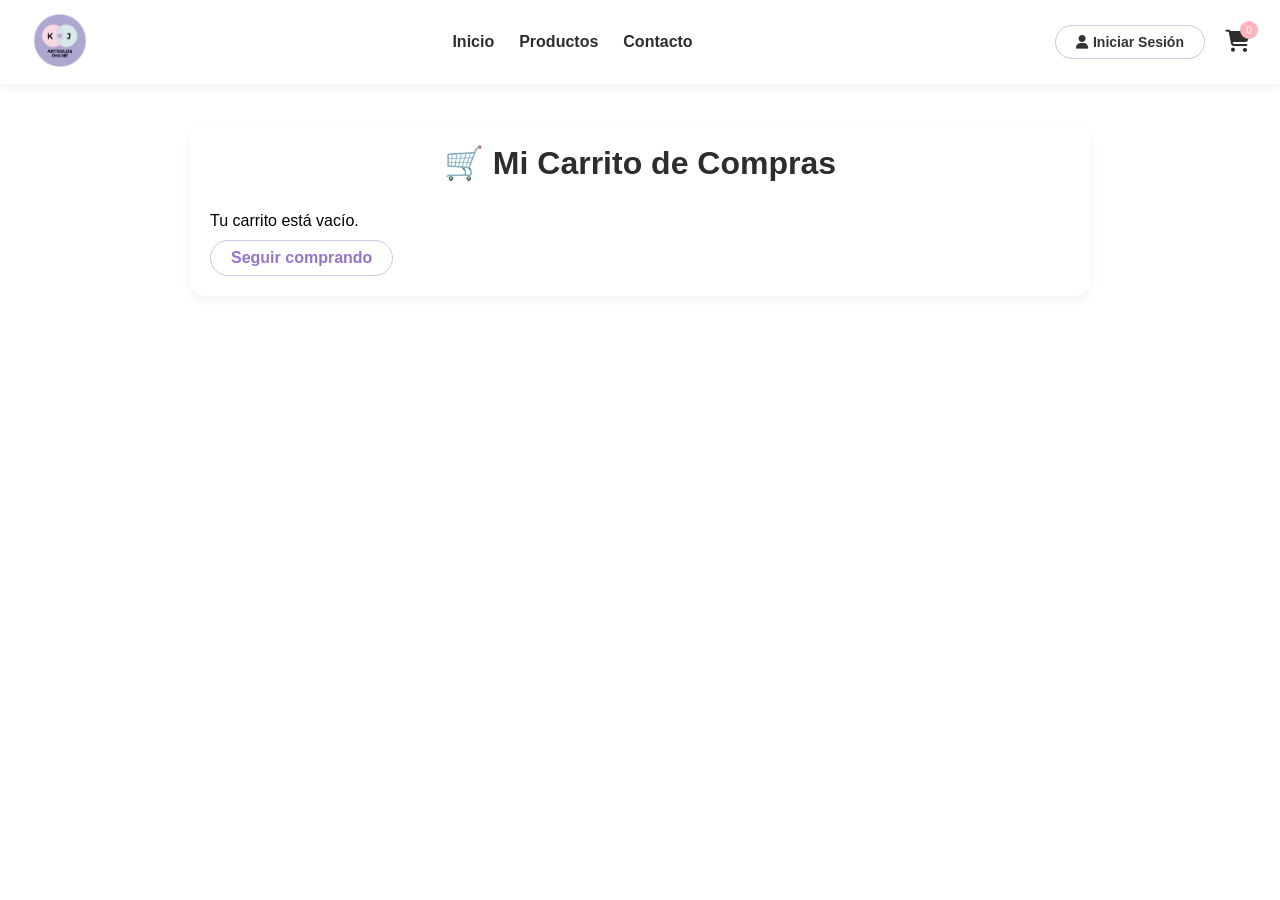
<file: carrito.html>
<!DOCTYPE html>
<html lang="es">
<head>
    <meta charset="UTF-8">
    <meta name="viewport" content="width=device-width, initial-scale=1.0">
    <title>Mi Carrito - K&J Artículos</title>
    <link rel="stylesheet" href="https://cdnjs.cloudflare.com/ajax/libs/font-awesome/6.4.0/css/all.min.css">
    <!-- Estilos del header de la página principal -->
    <link rel="stylesheet" href="style.css">
    <!-- Estilos específicos del carrito -->
    <link rel="stylesheet" href="carrito.css">
</head>
<body>

    <!-- Header idéntico al index.html para mantener la coherencia -->
    <header>
        <div class="header-container">
            <a href="index.html" class="logo">
                <img src="img/Logo.png" alt="Logo K&J">
            </a>
            <nav class="menu-nav">
                <ul>
                    <li><a href="index.html">Inicio</a></li>
                    <li><a href="index.html#catalogo">Productos</a></li>
                    <li><a href="index.html#contacto">Contacto</a></li>
                </ul>
            </nav>
            <div class="header-actions">
                <a href="login.html" class="btn-login"><i class="fas fa-user"></i> Iniciar Sesión</a>
                <a href="carrito.html" class="cart-icon">
                    <i class="fas fa-shopping-cart"></i>
                    <span class="cart-count" id="cart-count">0</span>
                </a>
            </div>
        </div>
    </header>

    <!-- Contenido principal del carrito -->
    <div class="carrito-container">
        <h1>🛒 Mi Carrito de Compras</h1>
        
        <div id="carrito-vacio" style="display: none;">
            <p>Tu carrito está vacío.</p>
            <a href="index.html" class="btn-seguir-comprando">Seguir comprando</a>
        </div>

        <div id="carrito-contenido">
            <!-- Aquí el JS insertará los productos -->
            <div id="lista-productos-carrito"></div>

            <div class="carrito-resumen">
                <h3>Resumen del pedido</h3>
                <p>Total: <span id="total-carrito">$0.00</span></p>
                <button id="btn-finalizar-compra" class="btn-pagar">Finalizar compra por WhatsApp</button>
                <a href="index.html" class="btn-seguir-comprando">Seguir comprando</a>
            </div>
        </div>
    </div>

    <script src="carrito.js"></script>
</body>
</html>
</file>
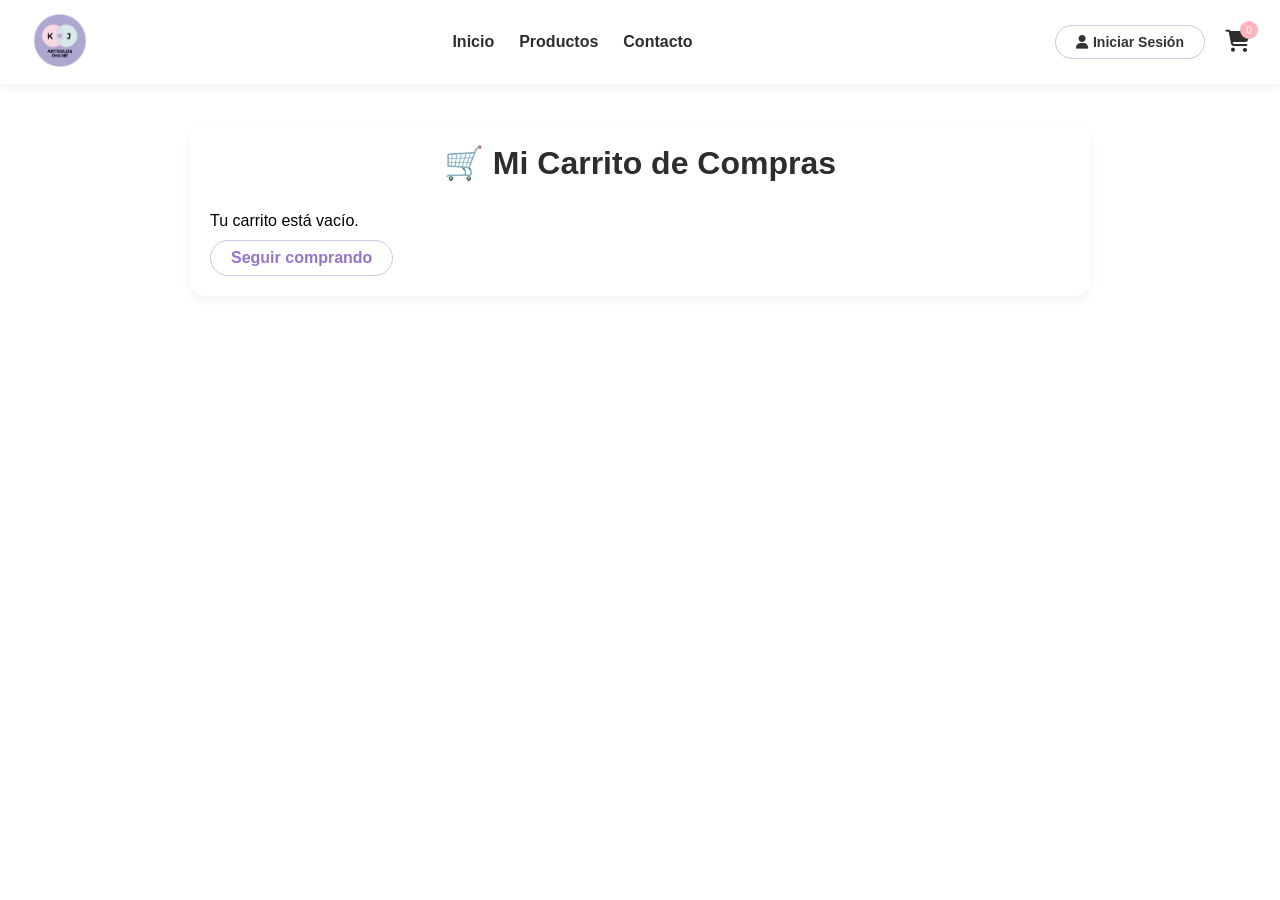
<file: html/carrito.html>
<!DOCTYPE html>
<html lang="es">
<head>
    <meta charset="UTF-8">
    <meta name="viewport" content="width=device-width, initial-scale=1.0">
    <title>Mi Carrito - K&J Artículos</title>
    <link rel="stylesheet" href="https://cdnjs.cloudflare.com/ajax/libs/font-awesome/6.4.0/css/all.min.css">
    <!-- Estilos del header de la página principal -->
    <link rel="stylesheet" href="../css/style.css">
    <!-- Estilos específicos del carrito -->
    <link rel="stylesheet" href="../css/carrito.css">
</head>
<body>

    <!-- Header idéntico al index.html para mantener la coherencia -->
    <header>
        <div class="header-container">
            <a href="../index.html" class="logo">
                <img src="../img/Logo.png" alt="Logo K&J">
            </a>
            <nav class="menu-nav">
                <ul>
                    <li><a href="../index.html">Inicio</a></li>
                    <li><a href="../html/index.html#catalogo">Productos</a></li>
                    <li><a href="../html/index.html#contacto">Contacto</a></li>
                </ul>
            </nav>
            <div class="header-actions">
                <a href="../html/login.html" class="btn-login"><i class="fas fa-user"></i> Iniciar Sesión</a>
                <a href="../html/carrito.html" class="cart-icon">
                    <i class="fas fa-shopping-cart"></i>
                    <span class="cart-count" id="cart-count">0</span>
                </a>
            </div>
        </div>
    </header>

    <!-- Contenido principal del carrito -->
    <div class="carrito-container">
        <h1>🛒 Mi Carrito de Compras</h1>
        
        <div id="carrito-vacio" style="display: none;">
            <p>Tu carrito está vacío.</p>
            <a href="../index.html" class="btn-seguir-comprando">Seguir comprando</a>
        </div>

        <div id="carrito-contenido">
            <!-- Aquí el JS insertará los productos -->
            <div id="lista-productos-carrito"></div>

            <div class="carrito-resumen">
                <h3>Resumen del pedido</h3>
                <p>Total: <span id="total-carrito">$0.00</span></p>
                <button id="btn-finalizar-compra" class="btn-pagar">Finalizar compra por WhatsApp</button>
                <a href="../index.html" class="btn-seguir-comprando">Seguir comprando</a>
            </div>
        </div>
    </div>

    <script src="../js/carrito.js"></script>
</body>
</html>
</file>
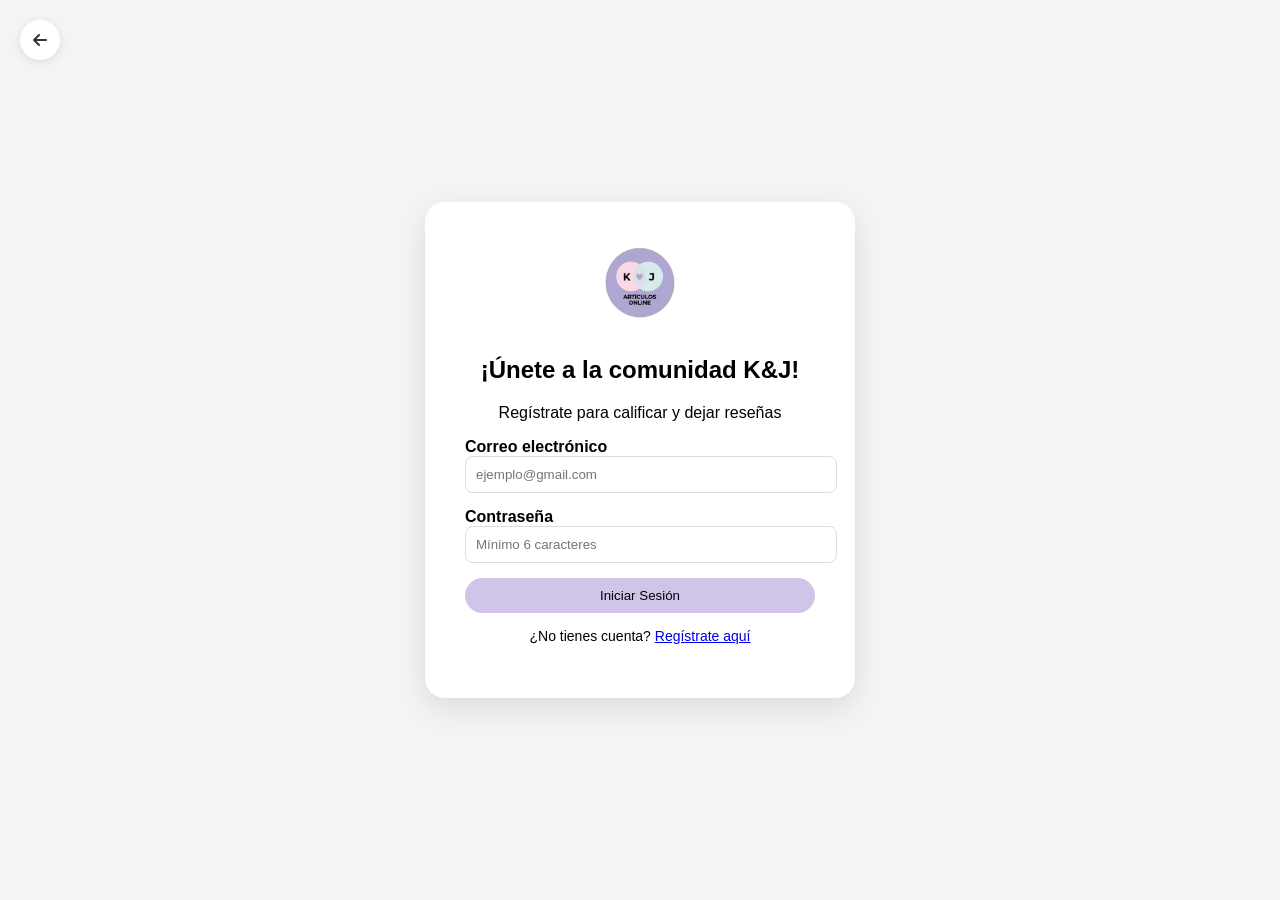
<file: html/login.html>
<!DOCTYPE html>
<html lang="es">
<head>
    <meta charset="UTF-8">
    <meta name="viewport" content="width=device-width, initial-scale=1.0">
    <title>Iniciar Sesión / Registro - K&J Artículos</title>
    <!-- Necesitamos FontAwesome para el icono de la flecha -->
    <link rel="stylesheet" href="https://cdnjs.cloudflare.com/ajax/libs/font-awesome/6.4.0/css/all.min.css">
    <link rel="stylesheet" href="../css/login.css">
</head>
<body>
    <!-- Flecha de retorno -->
    <a href="../index.html" class="back-arrow">
        <i class="fas fa-arrow-left"></i>
    </a>

    <div class="login-container">
        <div class="login-box">
            <img src="../img/Logo.png" alt="Logo K&J" class="logo-login">
            <h2>¡Únete a la comunidad K&J!</h2>
            <p class="subtitulo">Regístrate para calificar y dejar reseñas</p>

            <form id="loginForm">
                <div class="input-group">
                    <label for="email">Correo electrónico</label>
                    <input type="email" id="email" placeholder="ejemplo@gmail.com" required>
                </div>
                <div class="input-group">
                    <label for="password">Contraseña</label>
                    <input type="password" id="password" placeholder="Mínimo 6 caracteres" required>
                </div>
                <button type="submit" id="submitBtn">Iniciar Sesión</button>
            </form>

            <p id="toggle-text" style="margin-top: 15px; font-size: 14px;">
                ¿No tienes cuenta? 
                <a href="#" id="toggleMode">Regístrate aquí</a>
            </p>
            <p id="mensaje" style="font-size: 14px; margin-top: 10px;"></p>
        </div>
    </div>
    <script src="../js/login.js"></script>
</body>
</html>
</file>
<file: style.css>
:root {
    --rosa: #FFB3BA;
    --azul: #BAE1FF;
    --lila: #D1C4E9; /* Un lila pastel más bonito */
    --lila-oscuro: #9575CD;
    --blanco: #ffffff;
    --gris-claro: #f8f9fa;
    --texto-oscuro: #2d2d2d;
}

* { margin: 0; padding: 0; box-sizing: border-box; font-family: 'Poppins', sans-serif; }

/* HEADER */
header {
    background-color: var(--blanco);
    box-shadow: 0 4px 12px rgba(0,0,0,0.05);
    position: sticky;
    top: 0;
    z-index: 1000;
}
.header-container {
    max-width: 1400px;
    margin: 0 auto;
    display: flex;
    justify-content: space-between;
    align-items: center;
    padding: 10px 30px;
}
.logo img { height: 60px; border-radius: 50%; }

.menu-nav ul { display: flex; list-style: none; gap: 25px; }
.menu-nav a { text-decoration: none; color: var(--texto-oscuro); font-weight: 600; font-size: 16px; transition: 0.3s; }
.menu-nav a:hover { color: var(--lila-oscuro); }

/* DROPDOWN ESTILO TAKTI */
.dropdown-categoria { position: relative; }
.dropdown-content {
    display: none;
    position: absolute;
    top: 100%;
    left: -40px;
    background: var(--blanco);
    min-width: 400px;
    box-shadow: 0 10px 25px rgba(0,0,0,0.1);
    border-radius: 12px;
    padding: 20px;
    z-index: 999;
}
.dropdown-categoria:hover .dropdown-content { display: block; animation: fadeIn 0.3s ease; }
.submenu-grid {
    display: grid;
    grid-template-columns: repeat(3, 1fr);
    gap: 15px;
}
.submenu-grid a {
    display: flex;
    flex-direction: column;
    align-items: center;
    text-align: center;
    font-size: 13px;
    font-weight: 500;
}
.img-circle img {
    width: 55px;
    height: 55px;
    border-radius: 50%;
    object-fit: cover;
    border: 2px solid var(--rosa);
    transition: 0.3s;
}
.submenu-grid a:hover .img-circle img { border-color: var(--azul); transform: scale(1.05); }

/* HEADER ACTIONS */
.header-actions { display: flex; align-items: center; gap: 20px; }
.btn-login {
    background: transparent;
    border: 1px solid var(--lila);
    padding: 8px 18px;
    border-radius: 20px;
    color: var(--texto-oscuro);
    cursor: pointer;
}
.cart-icon { position: relative; font-size: 22px; color: var(--texto-oscuro); }
.cart-count {
    position: absolute;
    top: -8px;
    right: -8px;
    background: var(--rosa);
    color: white;
    border-radius: 50%;
    font-size: 10px;
    width: 18px;
    height: 18px;
    display: flex;
    justify-content: center;
    align-items: center;
}

/* BANNER */
.hero-section .carrusel {
    height: 400px;
    background: var(--lila);
    position: relative;
}
.hero-section .slide { display: none; height: 100%; }
.hero-section .slide.active { display: block; }
.hero-section img { width: 100%; height: 100%; object-fit: cover; }

/* BÚSQUEDA */
.search-bar-container {
    max-width: 600px;
    margin: 30px auto;
    position: relative;
}
.search-bar-container input {
    width: 100%;
    padding: 15px 20px;
    border-radius: 30px;
    border: 1px solid #ddd;
    outline: none;
    font-size: 16px;
}
.search-bar-container button {
    position: absolute;
    right: 5px;
    top: 5px;
    background: var(--lila-oscuro);
    color: white;
    border: none;
    padding: 10px 20px;
    border-radius: 30px;
    cursor: pointer;
}

/* CATÁLOGO PRODUCTOS */
.product-section { padding: 40px 20px; max-width: 1400px; margin: 0 auto; }
.product-section h2 { text-align: center; margin-bottom: 30px; font-weight: 700; }
.productos-grid {
    display: grid;
    grid-template-columns: repeat(auto-fill, minmax(220px, 1fr));
    gap: 20px;
}
.product-card {
    background: var(--blanco);
    border-radius: 15px;
    padding: 15px;
    box-shadow: 0 4px 8px rgba(0,0,0,0.05);
    text-align: center;
    transition: transform 0.2s;
    border: 1px solid #eee;
}
.product-card:hover { transform: translateY(-5px); }
.product-card img { width: 100%; height: 200px; object-fit: contain; margin-bottom: 10px; }
.product-card h4 { font-size: 15px; margin: 5px 0; font-weight: 600; }
.product-card p { color: var(--lila-oscuro); font-weight: bold; font-size: 18px; }
.btn-add-cart {
    background: var(--lila);
    border: none;
    padding: 8px 15px;
    border-radius: 20px;
    color: white;
    cursor: pointer;
    width: 100%;
    font-weight: 600;
}

/* CONTACTO Y MAPAS */
.contact-section { background: #f1f3f4; padding: 40px 20px; }
.contact-section h2 { text-align: center; margin-bottom: 30px; }
.mapas-container {
    display: flex;
    flex-wrap: wrap;
    gap: 30px;
    justify-content: center;
    max-width: 1200px;
    margin: 0 auto;
}
.mapa-box {
    flex: 1 1 300px;
    background: white;
    border-radius: 15px;
    padding: 15px;
    box-shadow: 0 4px 8px rgba(0,0,0,0.05);
}
.mapa-box iframe { width: 100%; height: 250px; border-radius: 10px; }

/* Redes Sociales - Quitar el subrayado y dar estilo elegante */
.icons-container {
    display: flex;
    justify-content: center;
    gap: 20px;
    margin-top: 15px;
}

.icons-container a {
    background: #ac91de; /* Color lila de K&J */
    color: white;
    width: 50px;
    height: 50px;
    display: flex;
    justify-content: center;
    align-items: center;
    border-radius: 50%;
    font-size: 22px;
    transition: 0.3s;
    text-decoration: none; /* ¡ESTA LÍNEA QUITA LA RAYITA! */
}

.icons-container a:hover {
    background: #b39ddb; /* Lila un poco más oscuro al pasar el mouse */
    transform: scale(1.1);
}

/* El icono de WhatsApp puede ser verde */
.icons-container .whatsapp-icon {
    background: #25D366;
}
.icons-container .whatsapp-icon:hover {
    background: #128C7E;
}

.icons-container a:hover { background: var(--rosa); transform: scale(1.1); }
.icons-container .whatsapp-icon { background: #25D366; }

/* BURBUJA WHATSAPP FIJO */
.whatsapp-bubble {
    position: fixed;
    bottom: 20px;
    right: 20px;
    background: #25D366;
    width: 60px;
    height: 60px;
    border-radius: 50%;
    display: flex;
    justify-content: center;
    align-items: center;
    color: white;
    font-size: 30px;
    box-shadow: 0 4px 8px rgba(0,0,0,0.3);
    z-index: 999;
    text-decoration: none;
}

/* MODAL LOGIN */
.modal {
    display: none;
    position: fixed;
    top: 0; left: 0; width: 100%; height: 100%;
    background: rgba(0,0,0,0.5);
    z-index: 2000;
    justify-content: center;
    align-items: center;
}
.modal-content {
    background: white;
    padding: 30px;
    border-radius: 15px;
    width: 300px;
    text-align: center;
}
.modal-content input { width: 100%; margin: 10px 0; padding: 10px; border-radius: 8px; border: 1px solid #ddd; }
.modal-content button { background: var(--lila-oscuro); color: white; padding: 10px; width: 100%; border: none; border-radius: 8px; cursor: pointer; }
.close-modal { float: right; font-size: 24px; cursor: pointer; }

/* RESPONSIVE */
@media (max-width: 768px) {
    .header-container { flex-wrap: wrap; padding: 10px 15px; }
    .menu-nav ul { gap: 10px; flex-wrap: wrap; justify-content: center; margin: 10px 0; }
    .dropdown-content { min-width: 250px; left: 0; }
    .submenu-grid { grid-template-columns: repeat(3, 1fr); gap: 10px; }
    .img-circle img { width: 40px; height: 40px; }
    .header-actions { width: 100%; justify-content: center; gap: 15px; }
    .hero-section .carrusel { height: 200px; }
}

@keyframes fadeIn {
    from { opacity: 0; transform: translateY(10px); }
    to { opacity: 1; transform: translateY(0); }
}
footer { background: var(--texto-oscuro); color: white; text-align: center; padding: 20px; margin-top: 0; }

/* --- RESTAURAR EL ESTILO DEL BOTÓN DE INICIAR SESIÓN --- */
.header-actions .btn-login {
    display: inline-flex;
    align-items: center;
    justify-content: center;
    gap: 5px;
    background: transparent;
    border: 1.5px solid #D1C4E9; /* El borde lila */
    border-radius: 30px;
    padding: 8px 20px;
    text-decoration: none;       /* Esto quita la línea subrayada */
    color: #333;
    font-weight: bold;
    font-size: 14px;
    transition: all 0.3s ease;
    cursor: pointer;
}

.header-actions .btn-login:hover {
    background-color: #D1C4E9;
    color: white;
}

.header-actions .btn-login i {
    margin-right: 0; /* Asegura que no haya espacios extraños */
}

/* --- MEJORA DEL DROPDOWN MENU --- */
.img-circle {
    width: 65px;
    height: 65px;
    border-radius: 50%;
    overflow: hidden;
    border: 3px solid #D1C4E9; /* Borde lila */
    display: flex;
    justify-content: center;
    align-items: center;
    margin: 0 auto 5px auto;
    transition: all 0.3s ease;
    background-color: #fff;
}

.img-circle img {
    width: 100%;
    height: 100%;
    object-fit: cover; /* Asegura que la imagen llene el círculo sin deformarse */
}

/* Efecto al pasar el mouse por encima de la categoría */
.submenu-grid a:hover .img-circle {
    transform: scale(1.1); /* Aumenta ligeramente el tamaño */
    border-color: #9575CD; /* Borde lila más oscuro */
    box-shadow: 0 4px 8px rgba(0,0,0,0.15);
}

.submenu-grid a {
    text-decoration: none;
    color: #2d2d2d;
    text-align: center;
    font-size: 13px;
    font-weight: 600;
    display: flex;
    flex-direction: column;
    align-items: center;
    padding: 5px;
    border-radius: 10px;
    transition: background 0.3s;
}

.submenu-grid a:hover {
    background: #f3f0f8; /* Fondo lila muy suave al pasar el mouse */
}
</file>
<file: carrito.css>
.carrito-container {
    max-width: 900px;
    margin: 40px auto;
    padding: 20px;
    background: white;
    border-radius: 15px;
    box-shadow: 0 4px 12px rgba(0,0,0,0.05);
}

.carrito-container h1 {
    text-align: center;
    color: #2d2d2d;
    margin-bottom: 30px;
}

/* Tabla de productos en el carrito */
#lista-productos-carrito {
    display: flex;
    flex-direction: column;
    gap: 15px;
    margin-bottom: 30px;
}

.item-carrito {
    display: flex;
    align-items: center;
    justify-content: space-between;
    padding: 15px;
    border: 1px solid #e0e0e0;
    border-radius: 10px;
    background: #f9f9f9;
    flex-wrap: wrap; /* Para que sea responsive */
}

.item-carrito img {
    width: 60px;
    height: 60px;
    object-fit: cover;
    border-radius: 5px;
    margin-right: 15px;
}

.item-carrito .info-producto {
    flex: 2;
    display: flex;
    flex-direction: column;
}

.item-carrito .info-producto h4 {
    margin: 0;
    font-size: 16px;
    color: #333;
}

/* DESCRIPCIÓN DETALLADA DEL PRODUCTO */
.item-carrito .info-producto .descripcion {
    font-size: 13px;
    color: #666;
    margin-top: 3px;
    line-height: 1.4;
}

.item-carrito .precio {
    font-weight: bold;
    color: #9575CD;
    font-size: 16px;
    margin-right: 15px;
}

.item-carrito .cantidad-control {
    display: flex;
    align-items: center;
    gap: 8px;
}

.item-carrito .cantidad-control button {
    width: 28px;
    height: 28px;
    border-radius: 50%;
    border: none;
    background: #D1C4E9;
    color: #333;
    font-weight: bold;
    cursor: pointer;
}

.item-carrito .cantidad-control button:hover {
    background: #b39ddb;
}

.item-carrito .cantidad-control span {
    font-weight: bold;
    min-width: 20px;
    text-align: center;
}

.item-carrito .eliminar-item {
    color: #ff6b6b;
    cursor: pointer;
    font-size: 18px;
    margin-left: 10px;
}

/* Resumen del pedido */
.carrito-resumen {
    background: #f1f3f4;
    padding: 20px;
    border-radius: 10px;
    text-align: right;
}

.carrito-resumen h3 {
    margin-top: 0;
    color: #2d2d2d;
}

.carrito-resumen p {
    font-size: 18px;
    margin: 10px 0;
}

#total-carrito {
    color: #9575CD;
    font-weight: bold;
    font-size: 22px;
}

.btn-pagar {
    background: #25D366;
    color: white;
    border: none;
    padding: 12px 25px;
    border-radius: 30px;
    font-weight: bold;
    cursor: pointer;
    margin-top: 10px;
    transition: 0.3s;
}

.btn-pagar:hover {
    background: #128C7E;
}

.btn-seguir-comprando {
    display: inline-block;
    margin-top: 10px;
    color: #9575CD;
    text-decoration: none;
    font-weight: bold;
    border: 1px solid #D1C4E9;
    padding: 8px 20px;
    border-radius: 30px;
    transition: 0.3s;
}

.btn-seguir-comprando:hover {
    background: #D1C4E9;
    color: #2d2d2d;
}

/* Responsive */
@media (max-width: 600px) {
    .item-carrito {
        flex-direction: column;
        align-items: flex-start;
        gap: 10px;
    }
    .item-carrito .info-producto {
        width: 100%;
    }
    .item-carrito .precio {
        margin-right: 0;
    }
    .item-carrito .cantidad-control {
        margin-top: 5px;
    }
}
</file>
<file: css/style.css>
:root {
    --rosa: #FFB3BA;
    --azul: #BAE1FF;
    --lila: #D1C4E9; /* Un lila pastel más bonito */
    --lila-oscuro: #9575CD;
    --blanco: #ffffff;
    --gris-claro: #f8f9fa;
    --texto-oscuro: #2d2d2d;
}

* { margin: 0; padding: 0; box-sizing: border-box; font-family: 'Poppins', sans-serif; }

/* HEADER */
header {
    background-color: var(--blanco);
    box-shadow: 0 4px 12px rgba(0,0,0,0.05);
    position: sticky;
    top: 0;
    z-index: 1000;
}
.header-container {
    max-width: 1400px;
    margin: 0 auto;
    display: flex;
    justify-content: space-between;
    align-items: center;
    padding: 10px 30px;
}
.logo img { height: 60px; border-radius: 50%; }

.menu-nav ul { display: flex; list-style: none; gap: 25px; }
.menu-nav a { text-decoration: none; color: var(--texto-oscuro); font-weight: 600; font-size: 16px; transition: 0.3s; }
.menu-nav a:hover { color: var(--lila-oscuro); }

/* DROPDOWN ESTILO TAKTI */
.dropdown-categoria { position: relative; }
.dropdown-content {
    display: none;
    position: absolute;
    top: 100%;
    left: -40px;
    background: var(--blanco);
    min-width: 400px;
    box-shadow: 0 10px 25px rgba(0,0,0,0.1);
    border-radius: 12px;
    padding: 20px;
    z-index: 999;
}
.dropdown-categoria:hover .dropdown-content { display: block; animation: fadeIn 0.3s ease; }
.submenu-grid {
    display: grid;
    grid-template-columns: repeat(3, 1fr);
    gap: 15px;
}
.submenu-grid a {
    display: flex;
    flex-direction: column;
    align-items: center;
    text-align: center;
    font-size: 13px;
    font-weight: 500;
}
.img-circle img {
    width: 55px;
    height: 55px;
    border-radius: 50%;
    object-fit: cover;
    border: 2px solid var(--rosa);
    transition: 0.3s;
}
.submenu-grid a:hover .img-circle img { border-color: var(--azul); transform: scale(1.05); }

/* HEADER ACTIONS */
.header-actions { display: flex; align-items: center; gap: 20px; }
.btn-login {
    background: transparent;
    border: 1px solid var(--lila);
    padding: 8px 18px;
    border-radius: 20px;
    color: var(--texto-oscuro);
    cursor: pointer;
}
.cart-icon { position: relative; font-size: 22px; color: var(--texto-oscuro); }
.cart-count {
    position: absolute;
    top: -8px;
    right: -8px;
    background: var(--rosa);
    color: white;
    border-radius: 50%;
    font-size: 10px;
    width: 18px;
    height: 18px;
    display: flex;
    justify-content: center;
    align-items: center;
}

/* BANNER */
.hero-section .carrusel {
    height: 400px;
    background: var(--lila);
    position: relative;
}
.hero-section .slide { display: none; height: 100%; }
.hero-section .slide.active { display: block; }
.hero-section img { width: 100%; height: 100%; object-fit: cover; }

/* BÚSQUEDA */
.search-bar-container {
    max-width: 600px;
    margin: 30px auto;
    position: relative;
}
.search-bar-container input {
    width: 100%;
    padding: 15px 20px;
    border-radius: 30px;
    border: 1px solid #ddd;
    outline: none;
    font-size: 16px;
}
.search-bar-container button {
    position: absolute;
    right: 5px;
    top: 5px;
    background: var(--lila-oscuro);
    color: white;
    border: none;
    padding: 10px 20px;
    border-radius: 30px;
    cursor: pointer;
}

/* CATÁLOGO PRODUCTOS */
.product-section { padding: 40px 20px; max-width: 1400px; margin: 0 auto; }
.product-section h2 { text-align: center; margin-bottom: 30px; font-weight: 700; }
.productos-grid {
    display: grid;
    grid-template-columns: repeat(auto-fill, minmax(220px, 1fr));
    gap: 20px;
}
.product-card {
    background: var(--blanco);
    border-radius: 15px;
    padding: 15px;
    box-shadow: 0 4px 8px rgba(0,0,0,0.05);
    text-align: center;
    transition: transform 0.2s;
    border: 1px solid #eee;
}
.product-card:hover { transform: translateY(-5px); }
.product-card img { width: 100%; height: 200px; object-fit: contain; margin-bottom: 10px; }
.product-card h4 { font-size: 15px; margin: 5px 0; font-weight: 600; }
.product-card p { color: var(--lila-oscuro); font-weight: bold; font-size: 18px; }
.btn-add-cart {
    background: var(--lila);
    border: none;
    padding: 8px 15px;
    border-radius: 20px;
    color: white;
    cursor: pointer;
    width: 100%;
    font-weight: 600;
}

/* CONTACTO Y MAPAS */
.contact-section { background: #f1f3f4; padding: 40px 20px; }
.contact-section h2 { text-align: center; margin-bottom: 30px; }
.mapas-container {
    display: flex;
    flex-wrap: wrap;
    gap: 30px;
    justify-content: center;
    max-width: 1200px;
    margin: 0 auto;
}
.mapa-box {
    flex: 1 1 300px;
    background: white;
    border-radius: 15px;
    padding: 15px;
    box-shadow: 0 4px 8px rgba(0,0,0,0.05);
}
.mapa-box iframe { width: 100%; height: 250px; border-radius: 10px; }

/* Redes Sociales - Quitar el subrayado y dar estilo elegante */
.icons-container {
    display: flex;
    justify-content: center;
    gap: 20px;
    margin-top: 15px;
}

.icons-container a {
    background: #ac91de; /* Color lila de K&J */
    color: white;
    width: 50px;
    height: 50px;
    display: flex;
    justify-content: center;
    align-items: center;
    border-radius: 50%;
    font-size: 22px;
    transition: 0.3s;
    text-decoration: none; /* ¡ESTA LÍNEA QUITA LA RAYITA! */
}

.icons-container a:hover {
    background: #b39ddb; /* Lila un poco más oscuro al pasar el mouse */
    transform: scale(1.1);
}

/* El icono de WhatsApp puede ser verde */
.icons-container .whatsapp-icon {
    background: #25D366;
}
.icons-container .whatsapp-icon:hover {
    background: #128C7E;
}

.icons-container a:hover { background: var(--rosa); transform: scale(1.1); }
.icons-container .whatsapp-icon { background: #25D366; }

/* BURBUJA WHATSAPP FIJO */
.whatsapp-bubble {
    position: fixed;
    bottom: 20px;
    right: 20px;
    background: #25D366;
    width: 60px;
    height: 60px;
    border-radius: 50%;
    display: flex;
    justify-content: center;
    align-items: center;
    color: white;
    font-size: 30px;
    box-shadow: 0 4px 8px rgba(0,0,0,0.3);
    z-index: 999;
    text-decoration: none;
}

/* MODAL LOGIN */
.modal {
    display: none;
    position: fixed;
    top: 0; left: 0; width: 100%; height: 100%;
    background: rgba(0,0,0,0.5);
    z-index: 2000;
    justify-content: center;
    align-items: center;
}
.modal-content {
    background: white;
    padding: 30px;
    border-radius: 15px;
    width: 300px;
    text-align: center;
}
.modal-content input { width: 100%; margin: 10px 0; padding: 10px; border-radius: 8px; border: 1px solid #ddd; }
.modal-content button { background: var(--lila-oscuro); color: white; padding: 10px; width: 100%; border: none; border-radius: 8px; cursor: pointer; }
.close-modal { float: right; font-size: 24px; cursor: pointer; }

/* RESPONSIVE */
@media (max-width: 768px) {
    .header-container { flex-wrap: wrap; padding: 10px 15px; }
    .menu-nav ul { gap: 10px; flex-wrap: wrap; justify-content: center; margin: 10px 0; }
    .dropdown-content { min-width: 250px; left: 0; }
    .submenu-grid { grid-template-columns: repeat(3, 1fr); gap: 10px; }
    .img-circle img { width: 40px; height: 40px; }
    .header-actions { width: 100%; justify-content: center; gap: 15px; }
    .hero-section .carrusel { height: 200px; }
}

@keyframes fadeIn {
    from { opacity: 0; transform: translateY(10px); }
    to { opacity: 1; transform: translateY(0); }
}
footer { background: var(--texto-oscuro); color: white; text-align: center; padding: 20px; margin-top: 0; }

/* --- RESTAURAR EL ESTILO DEL BOTÓN DE INICIAR SESIÓN --- */
.header-actions .btn-login {
    display: inline-flex;
    align-items: center;
    justify-content: center;
    gap: 5px;
    background: transparent;
    border: 1.5px solid #D1C4E9; /* El borde lila */
    border-radius: 30px;
    padding: 8px 20px;
    text-decoration: none;       /* Esto quita la línea subrayada */
    color: #333;
    font-weight: bold;
    font-size: 14px;
    transition: all 0.3s ease;
    cursor: pointer;
}

.header-actions .btn-login:hover {
    background-color: #D1C4E9;
    color: white;
}

.header-actions .btn-login i {
    margin-right: 0; /* Asegura que no haya espacios extraños */
}

/* --- MEJORA DEL DROPDOWN MENU --- */
.img-circle {
    width: 65px;
    height: 65px;
    border-radius: 50%;
    overflow: hidden;
    border: 3px solid #D1C4E9; /* Borde lila */
    display: flex;
    justify-content: center;
    align-items: center;
    margin: 0 auto 5px auto;
    transition: all 0.3s ease;
    background-color: #fff;
}

.img-circle img {
    width: 100%;
    height: 100%;
    object-fit: cover; /* Asegura que la imagen llene el círculo sin deformarse */
}

/* Efecto al pasar el mouse por encima de la categoría */
.submenu-grid a:hover .img-circle {
    transform: scale(1.1); /* Aumenta ligeramente el tamaño */
    border-color: #9575CD; /* Borde lila más oscuro */
    box-shadow: 0 4px 8px rgba(0,0,0,0.15);
}

.submenu-grid a {
    text-decoration: none;
    color: #2d2d2d;
    text-align: center;
    font-size: 13px;
    font-weight: 600;
    display: flex;
    flex-direction: column;
    align-items: center;
    padding: 5px;
    border-radius: 10px;
    transition: background 0.3s;
}

.submenu-grid a:hover {
    background: #f3f0f8; /* Fondo lila muy suave al pasar el mouse */
}
</file>
<file: css/carrito.css>
.carrito-container {
    max-width: 900px;
    margin: 40px auto;
    padding: 20px;
    background: white;
    border-radius: 15px;
    box-shadow: 0 4px 12px rgba(0,0,0,0.05);
}

.carrito-container h1 {
    text-align: center;
    color: #2d2d2d;
    margin-bottom: 30px;
}

/* Tabla de productos en el carrito */
#lista-productos-carrito {
    display: flex;
    flex-direction: column;
    gap: 15px;
    margin-bottom: 30px;
}

.item-carrito {
    display: flex;
    align-items: center;
    justify-content: space-between;
    padding: 15px;
    border: 1px solid #e0e0e0;
    border-radius: 10px;
    background: #f9f9f9;
    flex-wrap: wrap; /* Para que sea responsive */
}

.item-carrito img {
    width: 60px;
    height: 60px;
    object-fit: cover;
    border-radius: 5px;
    margin-right: 15px;
}

.item-carrito .info-producto {
    flex: 2;
    display: flex;
    flex-direction: column;
}

.item-carrito .info-producto h4 {
    margin: 0;
    font-size: 16px;
    color: #333;
}

/* DESCRIPCIÓN DETALLADA DEL PRODUCTO */
.item-carrito .info-producto .descripcion {
    font-size: 13px;
    color: #666;
    margin-top: 3px;
    line-height: 1.4;
}

.item-carrito .precio {
    font-weight: bold;
    color: #9575CD;
    font-size: 16px;
    margin-right: 15px;
}

.item-carrito .cantidad-control {
    display: flex;
    align-items: center;
    gap: 8px;
}

.item-carrito .cantidad-control button {
    width: 28px;
    height: 28px;
    border-radius: 50%;
    border: none;
    background: #D1C4E9;
    color: #333;
    font-weight: bold;
    cursor: pointer;
}

.item-carrito .cantidad-control button:hover {
    background: #b39ddb;
}

.item-carrito .cantidad-control span {
    font-weight: bold;
    min-width: 20px;
    text-align: center;
}

.item-carrito .eliminar-item {
    color: #ff6b6b;
    cursor: pointer;
    font-size: 18px;
    margin-left: 10px;
}

/* Resumen del pedido */
.carrito-resumen {
    background: #f1f3f4;
    padding: 20px;
    border-radius: 10px;
    text-align: right;
}

.carrito-resumen h3 {
    margin-top: 0;
    color: #2d2d2d;
}

.carrito-resumen p {
    font-size: 18px;
    margin: 10px 0;
}

#total-carrito {
    color: #9575CD;
    font-weight: bold;
    font-size: 22px;
}

.btn-pagar {
    background: #25D366;
    color: white;
    border: none;
    padding: 12px 25px;
    border-radius: 30px;
    font-weight: bold;
    cursor: pointer;
    margin-top: 10px;
    transition: 0.3s;
}

.btn-pagar:hover {
    background: #128C7E;
}

.btn-seguir-comprando {
    display: inline-block;
    margin-top: 10px;
    color: #9575CD;
    text-decoration: none;
    font-weight: bold;
    border: 1px solid #D1C4E9;
    padding: 8px 20px;
    border-radius: 30px;
    transition: 0.3s;
}

.btn-seguir-comprando:hover {
    background: #D1C4E9;
    color: #2d2d2d;
}

/* Responsive */
@media (max-width: 600px) {
    .item-carrito {
        flex-direction: column;
        align-items: flex-start;
        gap: 10px;
    }
    .item-carrito .info-producto {
        width: 100%;
    }
    .item-carrito .precio {
        margin-right: 0;
    }
    .item-carrito .cantidad-control {
        margin-top: 5px;
    }
}
</file>
<file: css/login.css>
/* --- ESTILO BASE (SÓLIDO) --- */
body {
    margin: 0;
    padding: 0;
    font-family: 'Poppins', sans-serif;
    height: 100vh;
    display: flex;
    justify-content: center;
    align-items: center;
    background-color: #f4f4f4; /* Fondo gris claro de respaldo */
    background-image: url('../img/'); /* Ruta de tu imagen */
    background-size: cover;
    background-position: center;
    background-repeat: no-repeat;
    transition: all 0.3s ease;
}

/* FLECHA DE RETORNO (siempre visible) */
.back-arrow {
    position: absolute;
    top: 20px;
    left: 20px;
    background: white;
    width: 40px;
    height: 40px;
    border-radius: 50%;
    display: flex;
    justify-content: center;
    align-items: center;
    color: #333;
    text-decoration: none;
    box-shadow: 0 2px 10px rgba(0,0,0,0.1);
}
.back-arrow:hover {
    background: #D1C4E9;
    color: white;
}

.login-box {
    background-color: #ffffff; /* Fondo blanco sólido por defecto */
    padding: 40px;
    border-radius: 20px;
    box-shadow: 0 10px 30px rgba(0,0,0,0.1);
    width: 350px;
    text-align: center;
    border: none;
}

/* --- ESTILO CRISTAL (SOLO SI LA IMAGEN CARGA) --- */
body.has-bg-image {
    background-image: url('../img/'); /* Misma ruta */
}

body.has-bg-image .login-box {
    background: rgba(255, 255, 255, 0.4); /* Semi-transparente */
    backdrop-filter: blur(15px); /* ¡Esto crea el efecto cristal! */
    -webkit-backdrop-filter: blur(15px);
    border: 1px solid rgba(255, 255, 255, 0.3);
    box-shadow: 0 10px 30px rgba(0,0,0,0.2);
}

/* Los demás estilos (inputs, botones, etc.) se mantienen igual */
.logo-login { width: 80px; border-radius: 50%; margin-bottom: 10px; }
.input-group { margin: 15px 0; text-align: left; }
.input-group label { font-weight: 600; }
.input-group input { width: 100%; padding: 10px; border-radius: 8px; border: 1px solid #ddd; }
#submitBtn { width: 100%; background: #D1C4E9; border: none; padding: 10px; border-radius: 30px; cursor: pointer; }
#submitBtn:hover { background: #b39ddb; }
</file>
